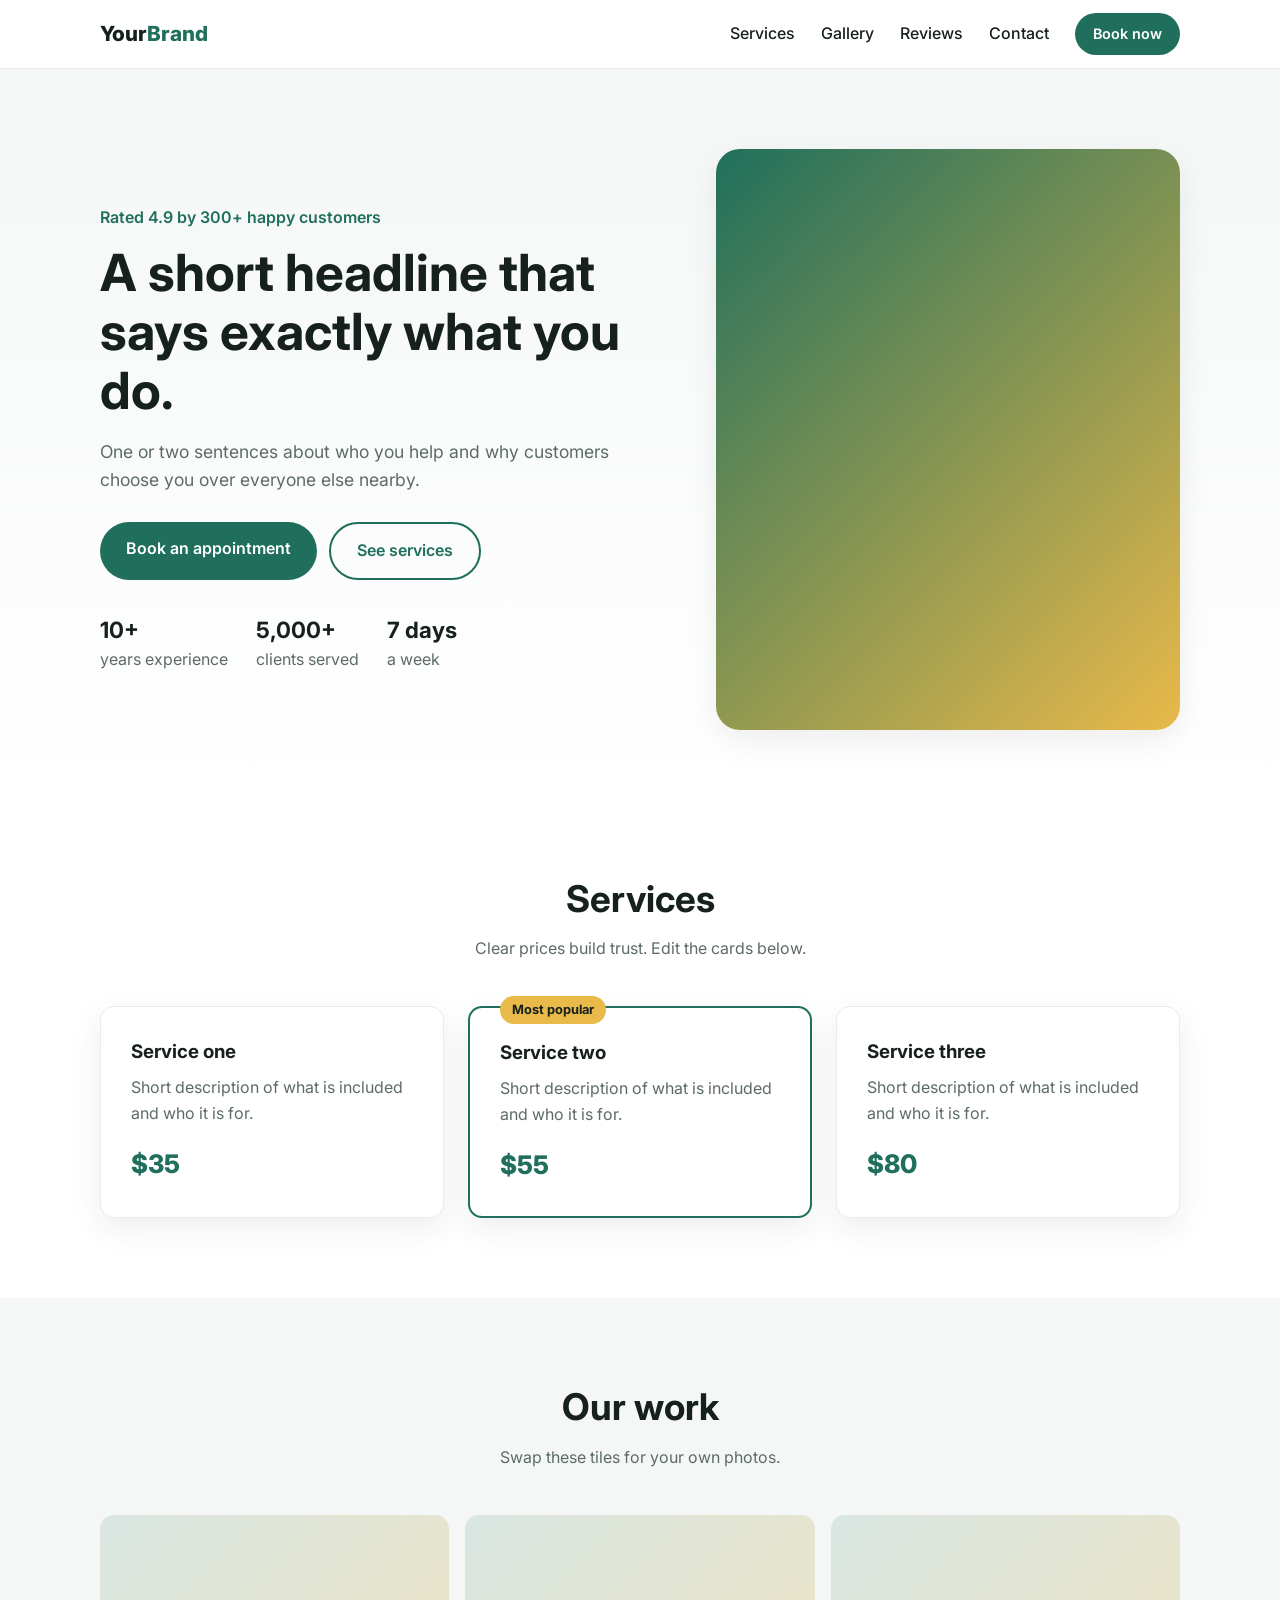
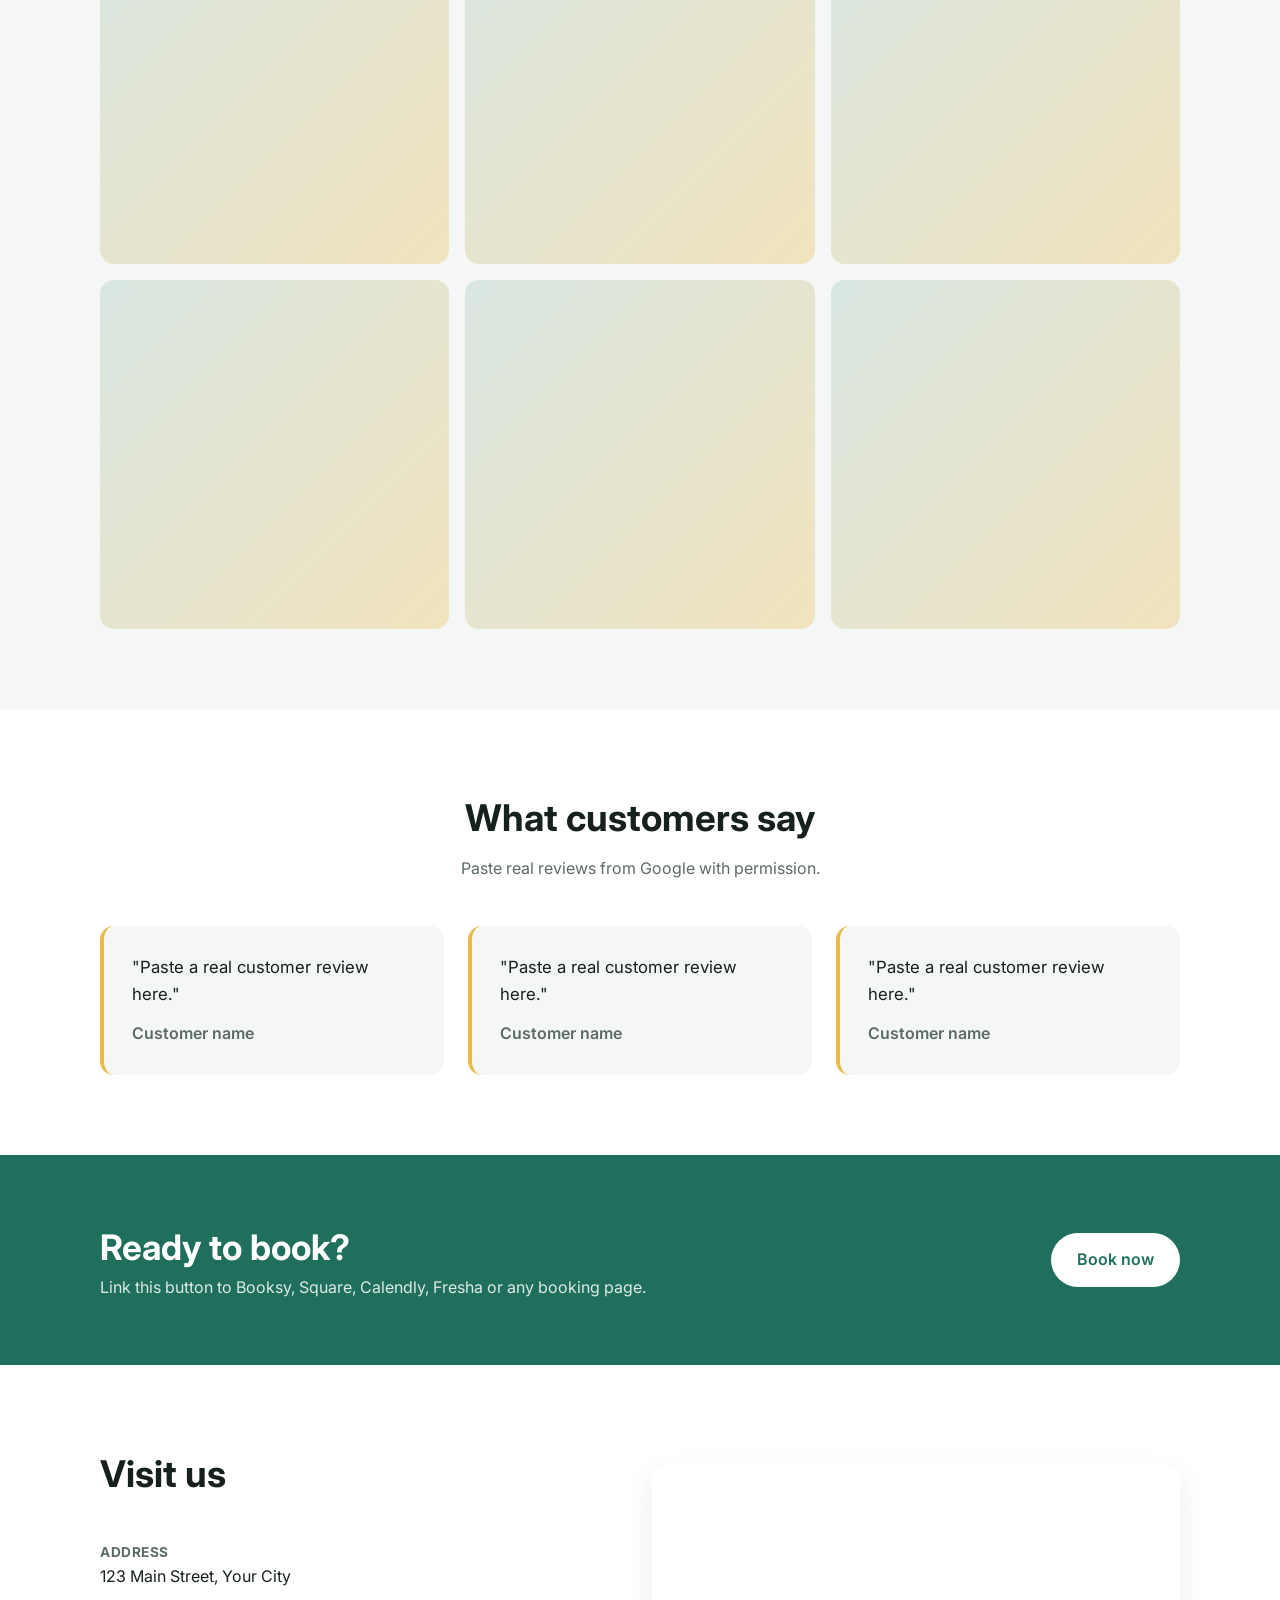
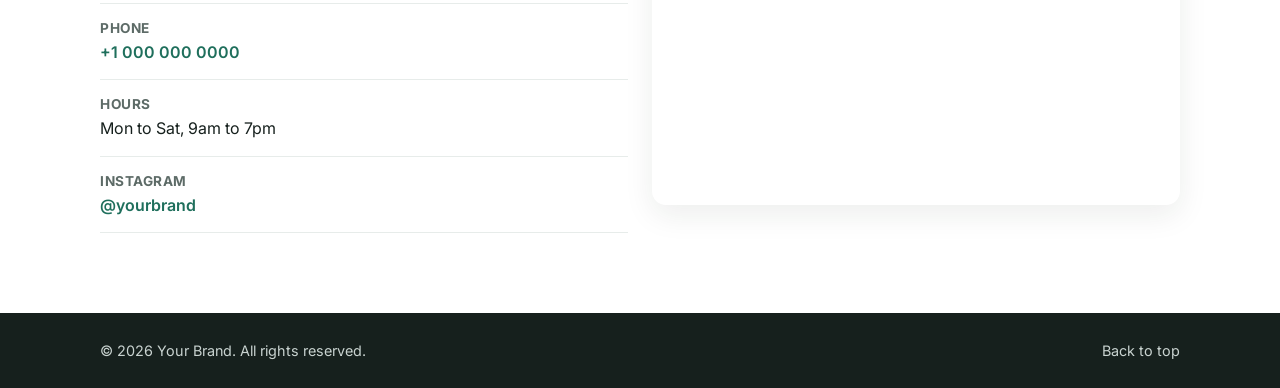
<file: index.html>
<!doctype html>
<html lang="en">
<head>
  <meta charset="utf-8">
  <meta name="viewport" content="width=device-width, initial-scale=1">
  <title>Your Business | Book Today</title>
  <meta name="description" content="Short description of your business for Google and social previews.">
  <meta property="og:title" content="Your Business">
  <meta property="og:description" content="Short description of your business.">
  <link rel="preconnect" href="https://fonts.googleapis.com">
  <link href="https://fonts.googleapis.com/css2?family=Inter:wght@400;500;600;700;800&display=swap" rel="stylesheet">
  <link rel="stylesheet" href="styles.css">
</head>
<body>

  <!-- ============ HEADER ============ -->
  <header class="nav" id="top">
    <div class="container nav__inner">
      <a href="#top" class="logo">Your<span>Brand</span></a>
      <button class="nav__toggle" aria-label="Open menu" aria-expanded="false">
        <span></span><span></span><span></span>
      </button>
      <nav class="nav__links">
        <a href="#services">Services</a>
        <a href="#gallery">Gallery</a>
        <a href="#reviews">Reviews</a>
        <a href="#contact">Contact</a>
        <a href="#book" class="btn btn--small">Book now</a>
      </nav>
    </div>
  </header>

  <!-- ============ HERO ============ -->
  <section class="hero">
    <div class="container hero__inner">
      <div class="hero__text">
        <p class="eyebrow">Rated 4.9 by 300+ happy customers</p>
        <h1>A short headline that says exactly what you do.</h1>
        <p class="lead">One or two sentences about who you help and why customers choose you over everyone else nearby.</p>
        <div class="hero__cta">
          <a href="#book" class="btn">Book an appointment</a>
          <a href="#services" class="btn btn--ghost">See services</a>
        </div>
        <ul class="trust">
          <li><strong>10+</strong> years experience</li>
          <li><strong>5,000+</strong> clients served</li>
          <li><strong>7 days</strong> a week</li>
        </ul>
      </div>
      <div class="hero__image" role="img" aria-label="Replace with a photo of your business"></div>
    </div>
  </section>

  <!-- ============ SERVICES ============ -->
  <section class="section" id="services">
    <div class="container">
      <h2 class="section__title">Services</h2>
      <p class="section__sub">Clear prices build trust. Edit the cards below.</p>
      <div class="grid grid--3">
        <article class="card">
          <h3>Service one</h3>
          <p>Short description of what is included and who it is for.</p>
          <p class="price">$35</p>
        </article>
        <article class="card card--featured">
          <span class="badge">Most popular</span>
          <h3>Service two</h3>
          <p>Short description of what is included and who it is for.</p>
          <p class="price">$55</p>
        </article>
        <article class="card">
          <h3>Service three</h3>
          <p>Short description of what is included and who it is for.</p>
          <p class="price">$80</p>
        </article>
      </div>
    </div>
  </section>

  <!-- ============ GALLERY ============ -->
  <section class="section section--alt" id="gallery">
    <div class="container">
      <h2 class="section__title">Our work</h2>
      <p class="section__sub">Swap these tiles for your own photos.</p>
      <div class="gallery">
        <div class="gallery__item"></div>
        <div class="gallery__item"></div>
        <div class="gallery__item"></div>
        <div class="gallery__item"></div>
        <div class="gallery__item"></div>
        <div class="gallery__item"></div>
      </div>
    </div>
  </section>

  <!-- ============ REVIEWS ============ -->
  <section class="section" id="reviews">
    <div class="container">
      <h2 class="section__title">What customers say</h2>
      <p class="section__sub">Paste real reviews from Google with permission.</p>
      <div class="grid grid--3">
        <blockquote class="review">
          <p>"Paste a real customer review here."</p>
          <footer>Customer name</footer>
        </blockquote>
        <blockquote class="review">
          <p>"Paste a real customer review here."</p>
          <footer>Customer name</footer>
        </blockquote>
        <blockquote class="review">
          <p>"Paste a real customer review here."</p>
          <footer>Customer name</footer>
        </blockquote>
      </div>
    </div>
  </section>

  <!-- ============ BOOKING CTA ============ -->
  <section class="cta" id="book">
    <div class="container cta__inner">
      <div>
        <h2>Ready to book?</h2>
        <p>Link this button to Booksy, Square, Calendly, Fresha or any booking page.</p>
      </div>
      <a href="https://example.com/your-booking-link" class="btn btn--light" target="_blank" rel="noopener">Book now</a>
    </div>
  </section>

  <!-- ============ CONTACT ============ -->
  <section class="section" id="contact">
    <div class="container grid grid--2">
      <div>
        <h2 class="section__title section__title--left">Visit us</h2>
        <ul class="info">
          <li><strong>Address</strong><span>123 Main Street, Your City</span></li>
          <li><strong>Phone</strong><a href="tel:+10000000000">+1 000 000 0000</a></li>
          <li><strong>Hours</strong><span>Mon to Sat, 9am to 7pm</span></li>
          <li><strong>Instagram</strong><a href="https://instagram.com/" target="_blank" rel="noopener">@yourbrand</a></li>
        </ul>
      </div>
      <div class="map">
        <!-- Replace the q= value with your address -->
        <iframe title="Map" loading="lazy" src="https://www.google.com/maps?q=Times+Square+New+York&output=embed"></iframe>
      </div>
    </div>
  </section>

  <footer class="footer">
    <div class="container footer__inner">
      <p>&copy; <span id="year"></span> Your Brand. All rights reserved.</p>
      <a href="#top">Back to top</a>
    </div>
  </footer>

  <script src="script.js"></script>
</body>
</html>
</file>
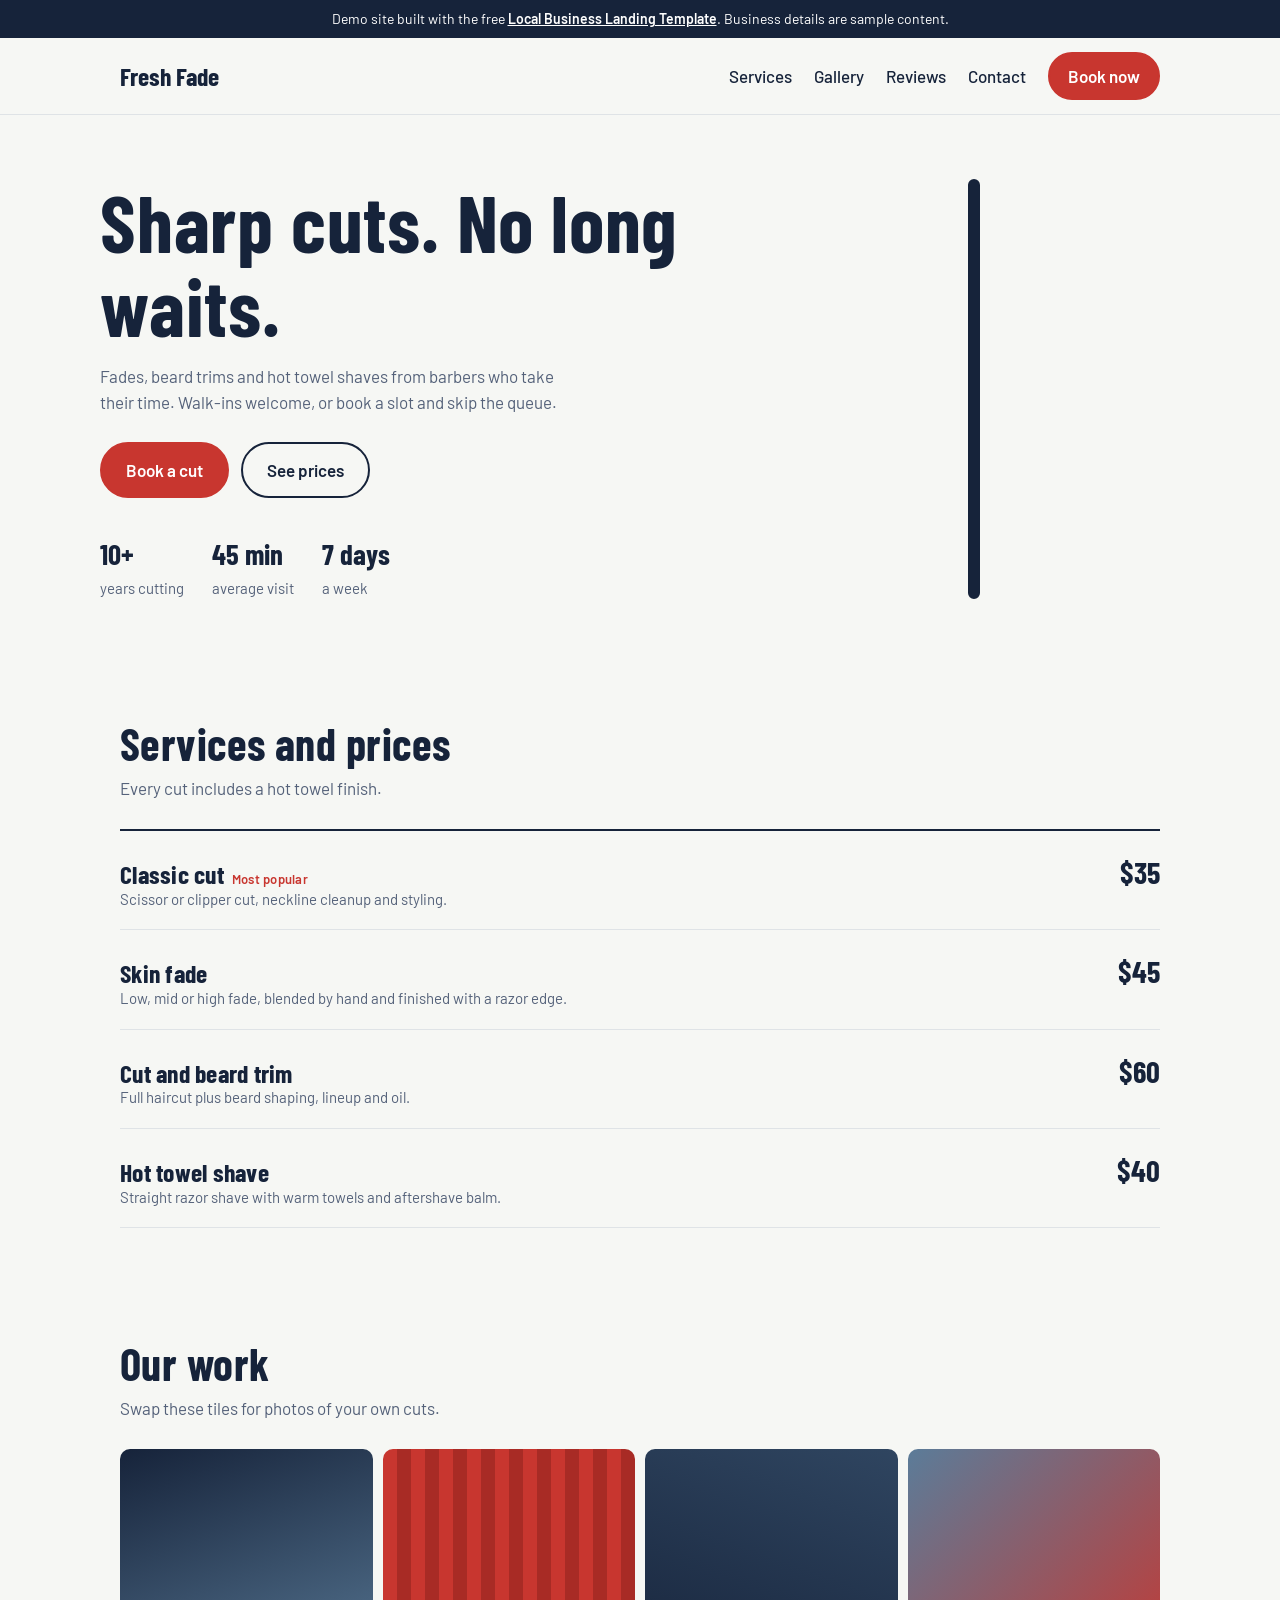
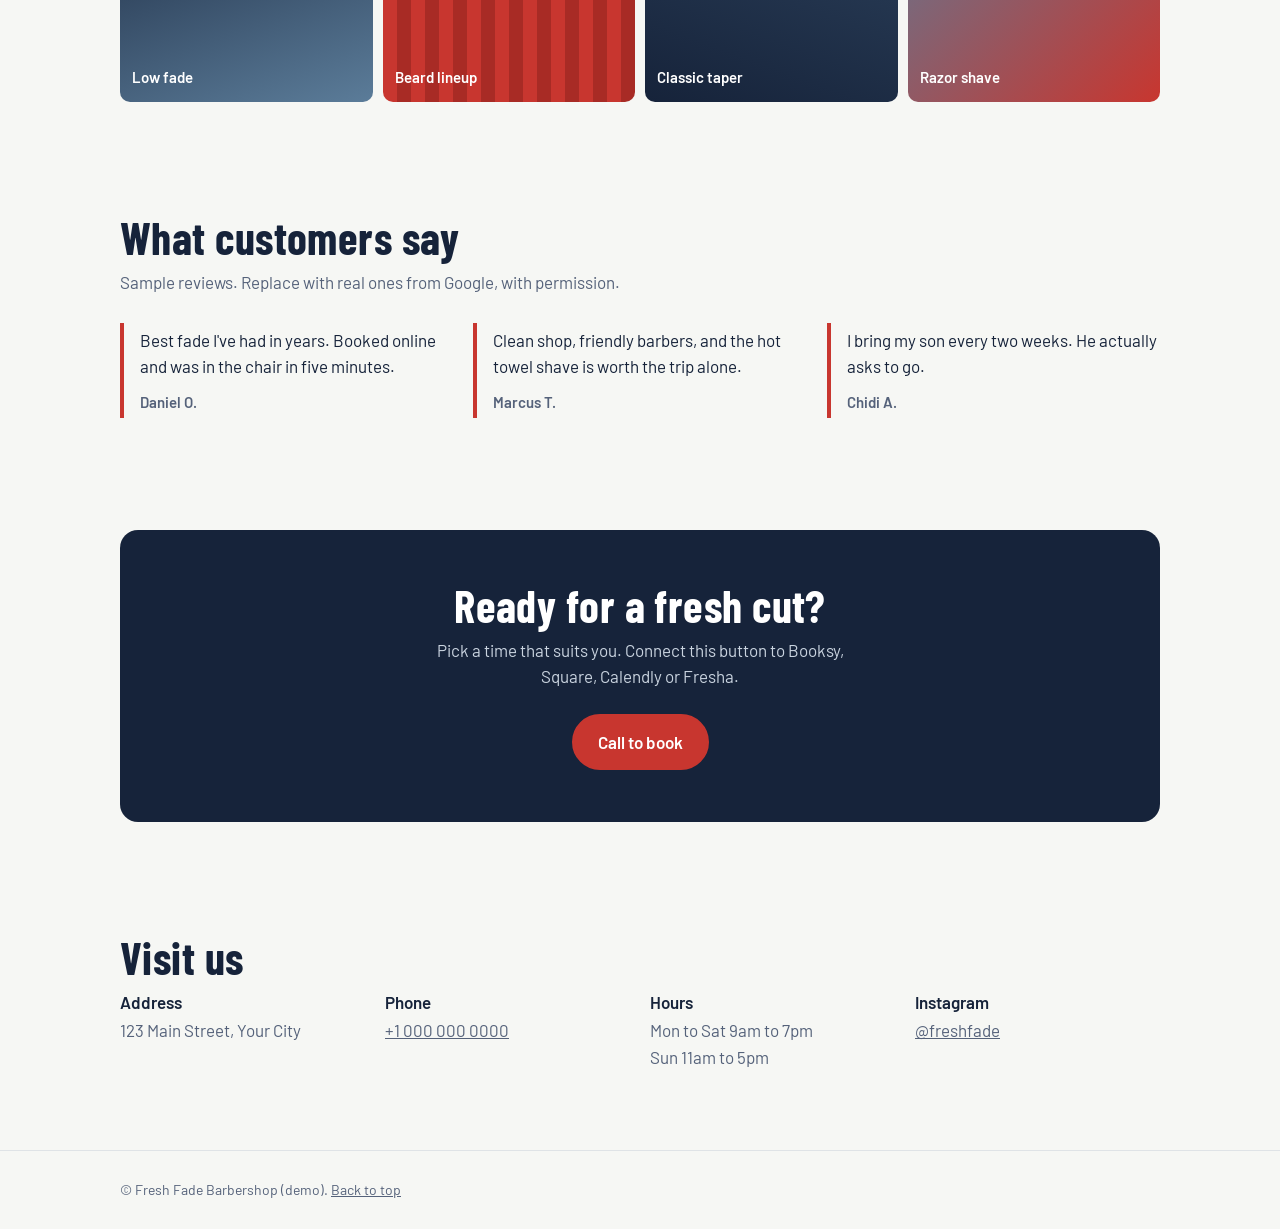
<file: barbershop.html>
<!DOCTYPE html>
<html lang="en">
<head>
<meta charset="utf-8">
<meta name="viewport" content="width=device-width, initial-scale=1">
<title>Fresh Fade Barbershop | Book a Cut Today</title>
<meta name="description" content="Fresh Fade Barbershop: fades, beard trims and hot towel shaves. Walk-ins welcome, open 7 days a week. Book online in under a minute.">
<meta property="og:title" content="Fresh Fade Barbershop">
<meta property="og:description" content="Fades, beard trims and hot towel shaves. Book online in under a minute.">
<link rel="preconnect" href="https://fonts.googleapis.com">
<link rel="preconnect" href="https://fonts.gstatic.com" crossorigin>
<link href="https://fonts.googleapis.com/css2?family=Barlow+Condensed:wght@600;700&family=Barlow:wght@400;500;600&display=swap" rel="stylesheet">
<style>
:root{--ink:#16233a;--red:#c8362f;--steel:#5b7c99;--paper:#f6f7f4;--line:#dfe3e6;--muted:#55627a}
*{box-sizing:border-box;margin:0}
html{scroll-behavior:smooth}
body{font-family:Barlow,system-ui,sans-serif;color:var(--ink);background:var(--paper);line-height:1.55;font-size:17px}
a{color:inherit}
:focus-visible{outline:3px solid var(--steel);outline-offset:3px}
.wrap{max-width:1080px;margin:0 auto;padding:0 20px}
h1,h2,h3{font-family:'Barlow Condensed',Impact,sans-serif;line-height:1.05;letter-spacing:.01em}
h2{font-size:clamp(2rem,5vw,2.8rem);margin-bottom:8px}
.btn{display:inline-block;padding:13px 24px;border-radius:999px;background:var(--red);color:#fff;font-weight:600;text-decoration:none;border:2px solid var(--red)}
.btn.ghost{background:transparent;color:var(--ink);border-color:var(--ink)}
.btn:hover{filter:brightness(.92)}
.note{background:var(--ink);color:#fff;font-size:14px;text-align:center;padding:8px 12px}
.note a{color:#fff;font-weight:600}
header{position:sticky;top:0;background:rgba(246,247,244,.95);backdrop-filter:blur(6px);border-bottom:1px solid var(--line);z-index:5}
nav{display:flex;align-items:center;justify-content:space-between;padding:14px 0;gap:16px}
.logo{font-family:'Barlow Condensed',sans-serif;font-weight:700;font-size:1.6rem;text-decoration:none}
nav ul{display:flex;gap:22px;list-style:none;padding:0;align-items:center}
nav ul a{text-decoration:none;font-weight:500}
nav .btn{padding:9px 18px}
.hero{display:grid;grid-template-columns:1.2fr .8fr;gap:48px;align-items:center;padding:64px 0}
.hero h1{font-size:clamp(2.8rem,8vw,5rem);margin-bottom:16px}
.hero p{color:var(--muted);max-width:46ch;margin-bottom:26px}
.cta{display:flex;gap:12px;flex-wrap:wrap}
.facts{display:flex;gap:28px;margin-top:34px;flex-wrap:wrap;color:var(--muted);font-size:15px}
.facts b{display:block;font-family:'Barlow Condensed',sans-serif;font-size:1.8rem;color:var(--ink)}
.pole{height:420px;max-width:150px;margin:0 auto;border-radius:75px;border:6px solid var(--ink);overflow:hidden;background:repeating-linear-gradient(-45deg,var(--red) 0 22px,#fff 22px 44px,var(--steel) 44px 66px,#fff 66px 88px);background-size:125px 125px;animation:spin 5s linear infinite}
@keyframes spin{to{background-position:0 125px}}
section{padding:56px 0}
.sub{color:var(--muted);margin-bottom:28px}
.menu{border-top:2px solid var(--ink)}
.row{display:flex;justify-content:space-between;gap:20px;padding:18px 0;border-bottom:1px solid var(--line);align-items:baseline}
.row h3{font-size:1.6rem}
.row p{color:var(--muted);font-size:15px}
.price{font-family:'Barlow Condensed',sans-serif;font-size:1.9rem;font-weight:700;white-space:nowrap}
.tag{font-size:13px;font-weight:600;color:var(--red);margin-left:8px;font-family:Barlow,sans-serif}
.gallery{display:grid;grid-template-columns:repeat(4,1fr);gap:10px}
.tile{aspect-ratio:1;border-radius:10px;display:flex;align-items:flex-end;padding:12px;color:#fff;font-weight:600;font-size:15px}
.t1{background:linear-gradient(160deg,#16233a,#5b7c99)}
.t2{background:repeating-linear-gradient(90deg,#c8362f 0 14px,#a82b25 14px 28px)}
.t3{background:linear-gradient(200deg,#2f4560,#16233a)}
.t4{background:linear-gradient(135deg,#5b7c99,#c8362f)}
.reviews{display:grid;grid-template-columns:repeat(3,1fr);gap:20px}
blockquote{border-left:4px solid var(--red);padding:4px 0 4px 16px}
blockquote p{margin-bottom:8px}
blockquote cite{font-style:normal;font-weight:600;color:var(--muted);font-size:15px}
.book{background:var(--ink);color:#fff;text-align:center;border-radius:18px;padding:52px 24px}
.book p{color:#c9d3df;margin:8px auto 24px;max-width:46ch}
.visit{display:grid;grid-template-columns:repeat(4,1fr);gap:20px}
.visit dt{font-weight:600;margin-bottom:2px}
.visit dd{color:var(--muted);margin:0}
footer{padding:28px 0;color:var(--muted);font-size:14px;border-top:1px solid var(--line);margin-top:24px}
@media(max-width:820px){
 nav ul li:not(:last-child){display:none}
 .hero{grid-template-columns:1fr;padding:40px 0;gap:32px}
 .pole{height:90px;max-width:100%;border-radius:45px;background:repeating-linear-gradient(-45deg,var(--red) 0 22px,#fff 22px 44px,var(--steel) 44px 66px,#fff 66px 88px);animation:none}
 .gallery{grid-template-columns:repeat(2,1fr)}
 .reviews,.visit{grid-template-columns:1fr}
 .row{flex-direction:column;gap:4px}
}
@media(prefers-reduced-motion:reduce){.pole{animation:none}html{scroll-behavior:auto}}
</style>
</head>
<body id="top">
<div class="note">Demo site built with the free <a href="https://github.com/infooluwatomisin-sys/local-business-landing-template">Local Business Landing Template</a>. Business details are sample content.</div>
<header>
 <div class="wrap">
  <nav>
   <a class="logo" href="#top">Fresh Fade</a>
   <ul>
    <li><a href="#services">Services</a></li>
    <li><a href="#gallery">Gallery</a></li>
    <li><a href="#reviews">Reviews</a></li>
    <li><a href="#contact">Contact</a></li>
    <li><a class="btn" href="#book">Book now</a></li>
   </ul>
  </nav>
 </div>
</header>
<main>
 <div class="wrap hero">
  <div>
   <h1>Sharp cuts. No long waits.</h1>
   <p>Fades, beard trims and hot towel shaves from barbers who take their time. Walk-ins welcome, or book a slot and skip the queue.</p>
   <div class="cta">
    <a class="btn" href="#book">Book a cut</a>
    <a class="btn ghost" href="#services">See prices</a>
   </div>
   <div class="facts">
    <div><b>10+</b>years cutting</div>
    <div><b>45 min</b>average visit</div>
    <div><b>7 days</b>a week</div>
   </div>
  </div>
  <div class="pole" role="img" aria-label="Barber pole"></div>
 </div>

 <section id="services">
  <div class="wrap">
   <h2>Services and prices</h2>
   <p class="sub">Every cut includes a hot towel finish.</p>
   <div class="menu">
    <div class="row"><div><h3>Classic cut<span class="tag">Most popular</span></h3><p>Scissor or clipper cut, neckline cleanup and styling.</p></div><div class="price">$35</div></div>
    <div class="row"><div><h3>Skin fade</h3><p>Low, mid or high fade, blended by hand and finished with a razor edge.</p></div><div class="price">$45</div></div>
    <div class="row"><div><h3>Cut and beard trim</h3><p>Full haircut plus beard shaping, lineup and oil.</p></div><div class="price">$60</div></div>
    <div class="row"><div><h3>Hot towel shave</h3><p>Straight razor shave with warm towels and aftershave balm.</p></div><div class="price">$40</div></div>
   </div>
  </div>
 </section>

 <section id="gallery">
  <div class="wrap">
   <h2>Our work</h2>
   <p class="sub">Swap these tiles for photos of your own cuts.</p>
   <div class="gallery">
    <div class="tile t1">Low fade</div>
    <div class="tile t2">Beard lineup</div>
    <div class="tile t3">Classic taper</div>
    <div class="tile t4">Razor shave</div>
   </div>
  </div>
 </section>

 <section id="reviews">
  <div class="wrap">
   <h2>What customers say</h2>
   <p class="sub">Sample reviews. Replace with real ones from Google, with permission.</p>
   <div class="reviews">
    <blockquote><p>Best fade I've had in years. Booked online and was in the chair in five minutes.</p><cite>Daniel O.</cite></blockquote>
    <blockquote><p>Clean shop, friendly barbers, and the hot towel shave is worth the trip alone.</p><cite>Marcus T.</cite></blockquote>
    <blockquote><p>I bring my son every two weeks. He actually asks to go.</p><cite>Chidi A.</cite></blockquote>
   </div>
  </div>
 </section>

 <section id="book">
  <div class="wrap">
   <div class="book">
    <h2>Ready for a fresh cut?</h2>
    <p>Pick a time that suits you. Connect this button to Booksy, Square, Calendly or Fresha.</p>
    <a class="btn" href="tel:+10000000000">Call to book</a>
   </div>
  </div>
 </section>

 <section id="contact">
  <div class="wrap">
   <h2>Visit us</h2>
   <dl class="visit">
    <div><dt>Address</dt><dd>123 Main Street, Your City</dd></div>
    <div><dt>Phone</dt><dd><a href="tel:+10000000000">+1 000 000 0000</a></dd></div>
    <div><dt>Hours</dt><dd>Mon to Sat 9am to 7pm<br>Sun 11am to 5pm</dd></div>
    <div><dt>Instagram</dt><dd><a href="https://instagram.com/">@freshfade</a></dd></div>
   </dl>
  </div>
 </section>
</main>
<footer>
 <div class="wrap">&copy; Fresh Fade Barbershop (demo). <a href="#top">Back to top</a></div>
</footer>
</body>
</html>
</file>
<file: styles.css>
/* =========================================================
   Local Business Landing Page Template
   Change the brand colors in :root and everything updates.
   ========================================================= */
:root {
  --brand: #1f6f5c;        /* main color */
  --brand-dark: #154f42;
  --accent: #e9b949;       /* highlight color */
  --ink: #16201d;
  --muted: #5d6b67;
  --bg: #ffffff;
  --bg-alt: #f4f7f6;
  --radius: 14px;
  --shadow: 0 10px 30px rgba(22, 32, 29, 0.08);
  --max: 1120px;
}

* { box-sizing: border-box; margin: 0; padding: 0; }
html { scroll-behavior: smooth; }
body {
  font-family: "Inter", system-ui, -apple-system, Segoe UI, Roboto, sans-serif;
  color: var(--ink);
  background: var(--bg);
  line-height: 1.6;
}
img { max-width: 100%; display: block; }
a { color: inherit; text-decoration: none; }

.container { width: 100%; max-width: var(--max); margin: 0 auto; padding: 0 20px; }

/* ---------- Buttons ---------- */
.btn {
  display: inline-block;
  background: var(--brand);
  color: #fff;
  padding: 14px 26px;
  border-radius: 999px;
  font-weight: 600;
  transition: transform .15s ease, background .15s ease;
}
.btn:hover { background: var(--brand-dark); transform: translateY(-2px); }
.btn--ghost { background: transparent; color: var(--brand); border: 2px solid var(--brand); }
.btn--ghost:hover { background: var(--brand); color: #fff; }
.btn--light { background: #fff; color: var(--brand); }
.btn--light:hover { background: var(--accent); color: var(--ink); }
.btn--small { padding: 9px 18px; font-size: .9rem; }

/* ---------- Navigation ---------- */
.nav {
  position: sticky; top: 0; z-index: 50;
  background: rgba(255, 255, 255, .92);
  backdrop-filter: blur(8px);
  border-bottom: 1px solid #e7ecea;
}
.nav__inner { display: flex; align-items: center; justify-content: space-between; height: 68px; }
.logo { font-weight: 800; font-size: 1.3rem; }
.logo span { color: var(--brand); }
.nav__links { display: flex; align-items: center; gap: 26px; font-weight: 500; }
.nav__links a:not(.btn):hover { color: var(--brand); }
.nav__toggle { display: none; background: none; border: 0; cursor: pointer; padding: 6px; }
.nav__toggle span { display: block; width: 24px; height: 2px; background: var(--ink); margin: 5px 0; }

/* ---------- Hero ---------- */
.hero { padding: 80px 0 60px; background: linear-gradient(180deg, var(--bg-alt), var(--bg)); }
.hero__inner { display: grid; grid-template-columns: 1.1fr .9fr; gap: 48px; align-items: center; }
.eyebrow { color: var(--brand); font-weight: 600; margin-bottom: 12px; }
.hero h1 { font-size: clamp(2rem, 4.5vw, 3.2rem); line-height: 1.15; margin-bottom: 18px; }
.lead { color: var(--muted); font-size: 1.1rem; margin-bottom: 28px; }
.hero__cta { display: flex; flex-wrap: wrap; gap: 12px; margin-bottom: 32px; }
.trust { list-style: none; display: flex; flex-wrap: wrap; gap: 28px; color: var(--muted); }
.trust strong { display: block; color: var(--ink); font-size: 1.4rem; }
.hero__image {
  aspect-ratio: 4 / 5;
  border-radius: 24px;
  background: linear-gradient(135deg, var(--brand), var(--accent));
  box-shadow: var(--shadow);
}

/* ---------- Sections ---------- */
.section { padding: 80px 0; }
.section--alt { background: var(--bg-alt); }
.section__title { font-size: clamp(1.7rem, 3vw, 2.3rem); text-align: center; margin-bottom: 8px; }
.section__title--left { text-align: left; }
.section__sub { text-align: center; color: var(--muted); margin-bottom: 44px; }

.grid { display: grid; gap: 24px; }
.grid--2 { grid-template-columns: 1fr 1fr; align-items: center; }
.grid--3 { grid-template-columns: repeat(3, 1fr); }

/* ---------- Cards ---------- */
.card {
  position: relative;
  background: #fff;
  border: 1px solid #e7ecea;
  border-radius: var(--radius);
  padding: 30px;
  box-shadow: var(--shadow);
}
.card h3 { margin-bottom: 8px; }
.card p { color: var(--muted); }
.card .price { color: var(--brand); font-size: 1.6rem; font-weight: 800; margin-top: 18px; }
.card--featured { border: 2px solid var(--brand); }
.badge {
  position: absolute; top: -12px; left: 30px;
  background: var(--accent); color: var(--ink);
  font-size: .8rem; font-weight: 700;
  padding: 4px 12px; border-radius: 999px;
}

/* ---------- Gallery ---------- */
.gallery { display: grid; grid-template-columns: repeat(3, 1fr); gap: 16px; }
.gallery__item {
  aspect-ratio: 1;
  border-radius: var(--radius);
  background: linear-gradient(135deg, #d9e6e2, #f1e3bd);
  background-size: cover; background-position: center;
}

/* ---------- Reviews ---------- */
.review {
  background: var(--bg-alt);
  border-radius: var(--radius);
  padding: 28px;
  border-left: 4px solid var(--accent);
}
.review p { font-size: 1.05rem; margin-bottom: 14px; }
.review footer { color: var(--muted); font-weight: 600; }

/* ---------- Booking CTA ---------- */
.cta { background: var(--brand); color: #fff; padding: 64px 0; }
.cta__inner { display: flex; align-items: center; justify-content: space-between; gap: 24px; flex-wrap: wrap; }
.cta h2 { font-size: clamp(1.6rem, 3vw, 2.2rem); }
.cta p { opacity: .85; }

/* ---------- Contact ---------- */
.info { list-style: none; margin-top: 24px; }
.info li { display: flex; flex-direction: column; padding: 14px 0; border-bottom: 1px solid #e7ecea; }
.info strong { font-size: .85rem; color: var(--muted); text-transform: uppercase; letter-spacing: .04em; }
.info a { color: var(--brand); font-weight: 600; }
.map iframe { width: 100%; height: 340px; border: 0; border-radius: var(--radius); box-shadow: var(--shadow); }

/* ---------- Footer ---------- */
.footer { background: var(--ink); color: #c9d3d0; padding: 26px 0; font-size: .9rem; }
.footer__inner { display: flex; justify-content: space-between; flex-wrap: wrap; gap: 12px; }

/* ---------- Mobile ---------- */
@media (max-width: 860px) {
  .hero__inner, .grid--2 { grid-template-columns: 1fr; }
  .grid--3 { grid-template-columns: 1fr; }
  .gallery { grid-template-columns: repeat(2, 1fr); }
  .hero__image { aspect-ratio: 16 / 10; }

  .nav__toggle { display: block; }
  .nav__links {
    position: absolute; top: 68px; left: 0; right: 0;
    flex-direction: column; align-items: flex-start; gap: 18px;
    background: #fff; padding: 24px 20px;
    border-bottom: 1px solid #e7ecea;
    display: none;
  }
  .nav__links.is-open { display: flex; }
}
</file>
